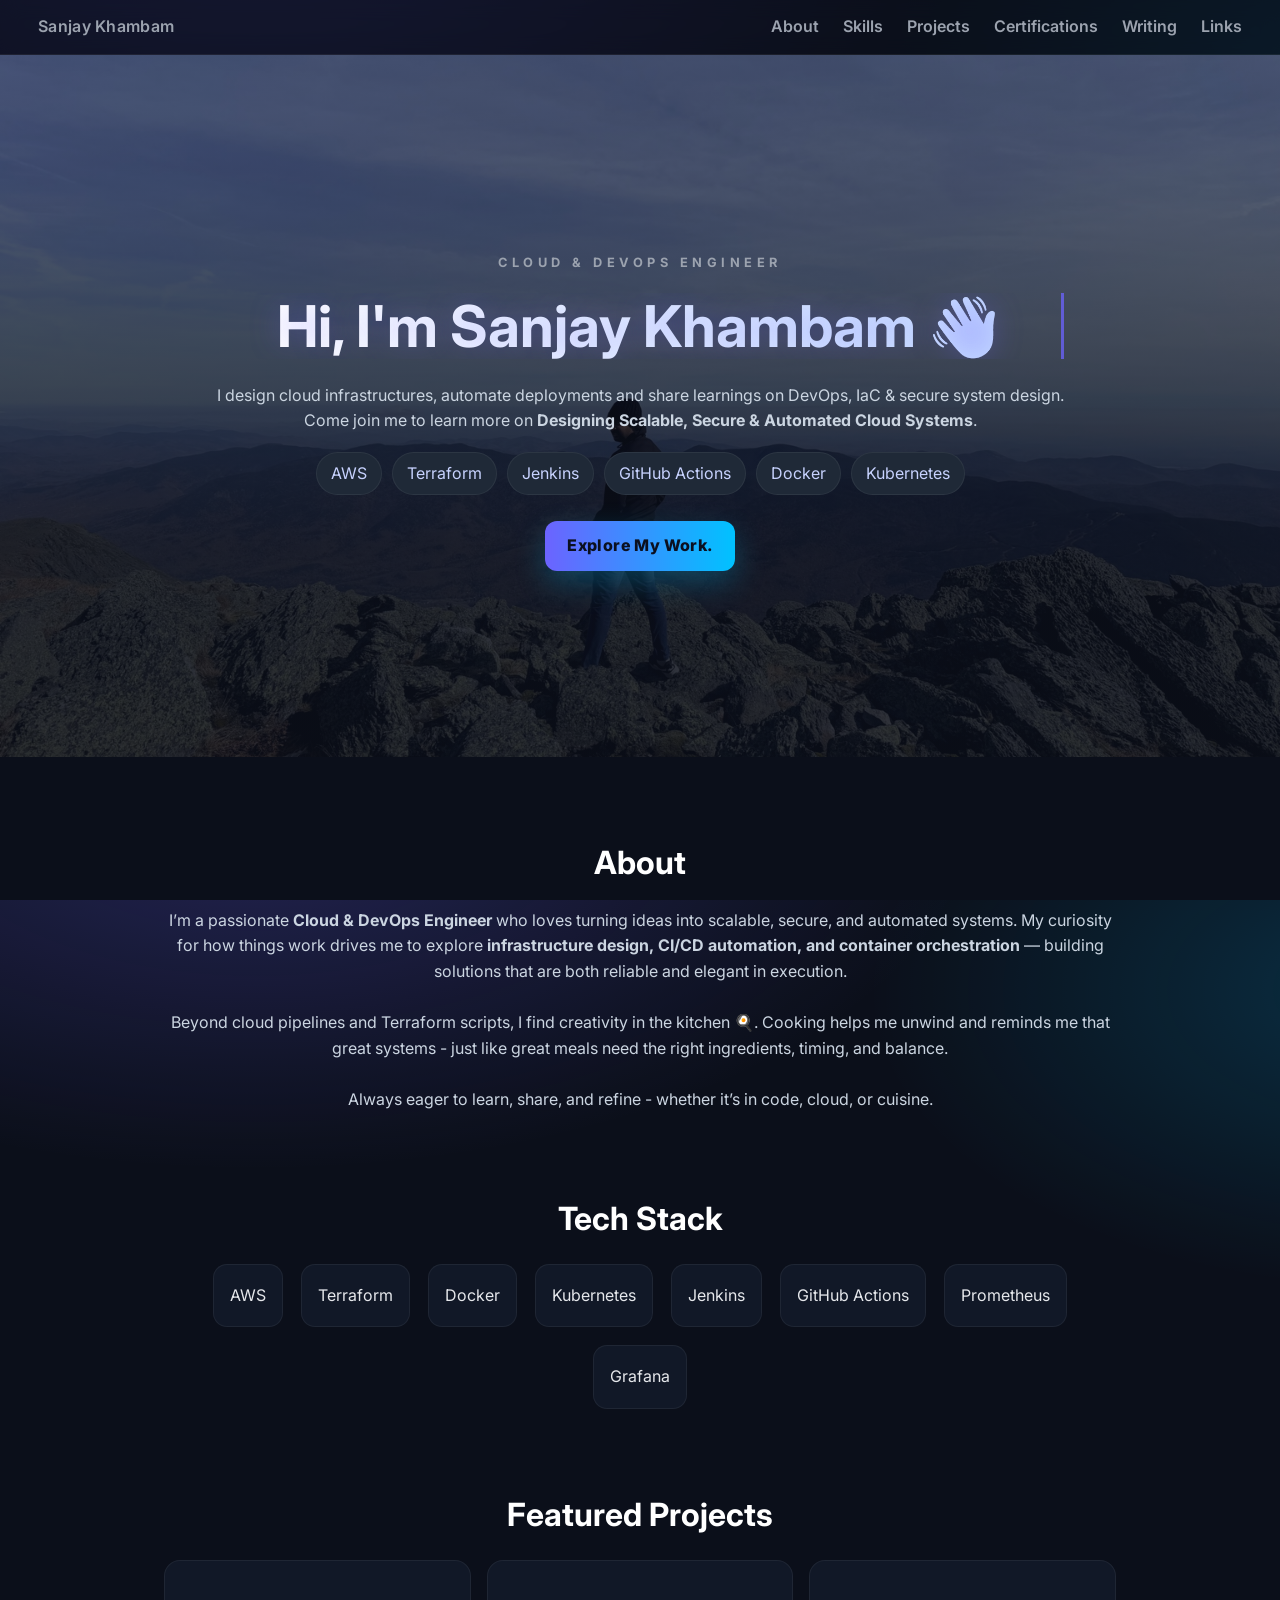
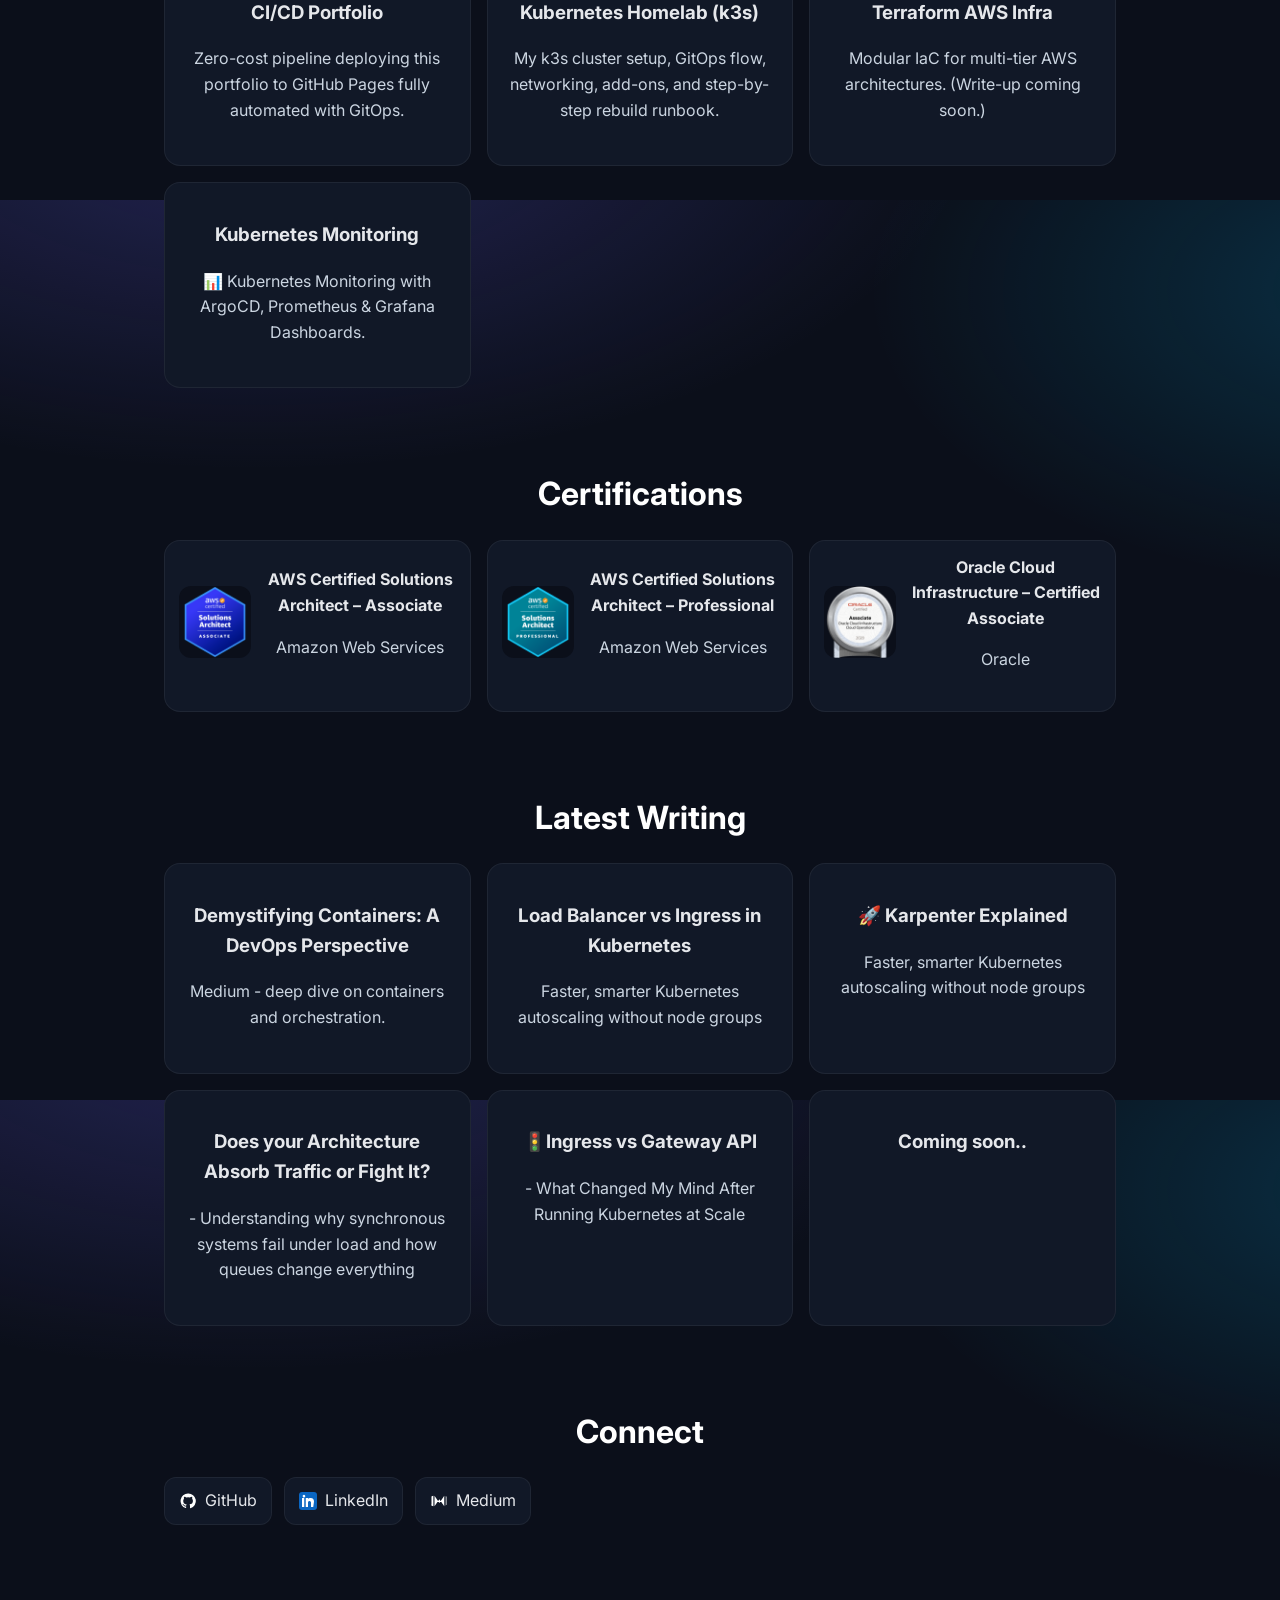
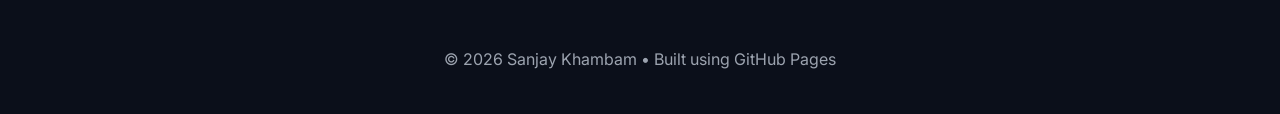
<file: index.html>
<!doctype html>
<html lang="en">
<head>
<meta charset="utf-8"/>
<meta name="viewport" content="width=device-width, initial-scale=1"/>
<title>Sanjay Khambam | Cloud & DevOps Engineer</title>
<link rel="icon" href="assets/icons/github.svg"/>
<link rel="preconnect" href="https://fonts.googleapis.com">
<link href="https://fonts.googleapis.com/css2?family=Inter:wght@400;600;700;800&display=swap" rel="stylesheet">
<link rel="stylesheet" href="style.css"/>
</head>
<body>
<header class="nav">
  <a class="brand" href="#top">Sanjay Khambam</a>
  <nav>
    <a href="#about">About</a>
    <a href="#skills">Skills</a>
    <a href="#projects">Projects</a>
    <a href="#certs">Certifications</a>
    <a href="#writing">Writing</a>
    <a href="#contact">Links</a>
  </nav>
</header>

<section id="top" class="hero">
  <img class="hero-bg" src="assets/images/hero.jpg" alt="Sanjay on a mountain"/>
  <div class="hero-overlay"></div>
  <div class="hero-content">
    <p class="eyebrow">CLOUD & DEVOPS ENGINEER</p>
    <h1 class="typewriter"><span class="glow">Hi, I'm Sanjay Khambam 👋</span></h1>
    <p class="sub">I design cloud infrastructures, automate deployments and share learnings on DevOps, IaC & secure system design.<br/>
    Come join me to learn more on <b>Designing Scalable, Secure & Automated Cloud Systems</b>.</p>
    <div class="chips">
      <span class="chip">AWS</span><span class="chip">Terraform</span><span class="chip">Jenkins</span>
      <span class="chip">GitHub Actions</span><span class="chip">Docker</span><span class="chip">Kubernetes</span>
    </div>
    <a class="cta" href="#projects">Explore My Work.</a>
  </div>
</section>

<main>
  <section id="about" class="section">
    <h2>About</h2>
    <p>I’m a passionate <b>Cloud & DevOps Engineer</b> who loves turning ideas into scalable, secure, and automated systems. 
  My curiosity for how things work drives me to explore <b>infrastructure design, CI/CD automation, and container orchestration</b> — 
  building solutions that are both reliable and elegant in execution. <br/><br/>
  Beyond cloud pipelines and Terraform scripts, I find creativity in the kitchen 🍳. 
  Cooking helps me unwind and reminds me that great systems - just like great meals 
  need the right ingredients, timing, and balance. <br/><br/>
      
  Always eager to learn, share, and refine - whether it’s in code, cloud, or cuisine.
</p>
  </section>

  <section id="skills" class="section">
    <h2>Tech Stack</h2>
    <div class="grid-tiles">
   <div class="tile">AWS</div><div class="tile">Terraform</div><div class="tile">Docker</div><div class="tile">Kubernetes</div>
      <div class="tile">Jenkins</div><div class="tile">GitHub Actions</div><div class="tile">Prometheus</div><div class="tile">Grafana</div>
    </div>
  </section>

  <section id="projects" class="section">
    <h2>Featured Projects</h2>
    <div class="cards">
  <a class="card link" href="https://github.com/sanjay-k598/sanjay-k598.github.io" target="_blank" rel="noopener">
    <h3>CI/CD Portfolio</h3>
    <p>Zero-cost pipeline deploying this portfolio to GitHub Pages fully automated with GitOps.</p>
  </a>

  <a class="card link" href="projects/home-lab-k3s.html">
    <h3>Kubernetes Homelab (k3s)</h3>
    <p>My k3s cluster setup, GitOps flow, networking, add-ons, and step-by-step rebuild runbook.</p>
  </a>

  <a class="card link" href="#" aria-disabled="true">
    <h3>Terraform AWS Infra</h3>
    <p>Modular IaC for multi-tier AWS architectures. (Write-up coming soon.)</p>
  </a>

  <a class="card link" href="https://github.com/sanjay-k598/homelab-gitops/tree/main/apps/monitoring" aria-disabled="true">
    <h3>Kubernetes Monitoring</h3>
    <p>📊 Kubernetes Monitoring with ArgoCD, Prometheus & Grafana Dashboards.</p>
  </a>
</div>
  </section>

  <section id="certs" class="section">
  <h2>Certifications</h2>

  <div class="certs">
    <!-- AWS Certified Solutions Architect – Professional -->
    <div class="cert">
      <a href="https://www.credly.com/badges/9fd3e2c2-2224-4011-ae1c-10628c020256/linked_in_profile" target="_blank" rel="noopener">
        <img src="assets/icons/aws-saa.png" alt="AWS Solutions Architect Professional Badge"/>
      </a>
      <div>
        <h4>AWS Certified Solutions Architect – Associate</h4>
        <p><a href="https://www.credly.com/badges/9fd3e2c2-2224-4011-ae1c-10628c020256/linked_in_profile" target="_blank" rel="noopener">
          </a> Amazon Web Services</p>
      </div>
    </div>

    <!-- AWS Certified Solutions Architect – Professional -->
    <div class="cert">
      <a href="https://cp.certmetrics.com/amazon/en/public/verify/credential" target="_blank" rel="noopener">
        <img src="assets/icons/aws-sap.png" alt="AWS Solutions Architect Associate Badge"/>
      </a>
      <div>
        <h4>AWS Certified Solutions Architect – Professional</h4>
        <p><a href="https://cp.certmetrics.com/amazon/en/public/verify/credential" target="_blank" rel="noopener">
          </a> Amazon Web Services</p>
      </div>
    </div>

    <!-- Oracle Cloud Infrastructure – Certified Associate -->
    <div class="cert">
      <a href="https://www.credly.com/badges/ee899c66-5372-4b21-b690-398e00fe2d7b/linked_in" target="_blank" rel="noopener">
        <img src="assets/icons/oci..png" alt="Oracle Cloud Infrastructure Certified Associate Badge"/>
      </a>
      <div>
        <h4>Oracle Cloud Infrastructure – Certified Associate</h4>
        <p><a href="https://www.credly.com/badges/ee899c66-5372-4b21-b690-398e00fe2d7b/linked_in" target="_blank" rel="noopener">
          </a> Oracle</p>
      </div>
    </div>
  </div>

</section>

  <section id="writing" class="section">
    <h2>Latest Writing</h2>
    <div class="cards">
      <a class="card link" href="https://medium.com/@sanjaykumar.k598/demystifying-containers-a-devops-perspective-5d471e9799a3" target="_blank" rel="noopener"><h3>Demystifying Containers: A DevOps Perspective</h3><p>Medium - deep dive on containers and orchestration.</p></a>
      <a class="card link" href="https://medium.com/@sanjaykumar.k598/load-balancer-vs-ingress-in-kubernetes-3b4c52bb2be2" target="_blank" rel="noopener"><h3>Load Balancer vs Ingress in Kubernetes</h3><p>Faster, smarter Kubernetes autoscaling without node groups</p></a>     
      <a class="card link" href="https://medium.com/@sanjaykumar.k598/karpenter-explained-967d90132382" target="_blank" rel="noopener"><h3>🚀 Karpenter Explained</h3><p>Faster, smarter Kubernetes autoscaling without node groups</p></a>
      <a class="card link" href="https://medium.com/@sanjaykumar.k598/the-architecture-choice-that-decides-whether-your-system-survives-traffic-%EF%B8%8F-20227f49a47d" target="_blank" rel="noopener"><h3>Does your Architecture Absorb Traffic or Fight It?</h3><p>- Understanding why synchronous systems fail under load and how queues change everything</p></a>
      <a class="card link" href="https://medium.com/@sanjaykumar.k598/ingress-had-a-good-run-gateway-api-is-built-for-what-comes-next-680a2f3ead92?postPublishedType=repub" target="_blank" rel="noopener"><h3>🚦Ingress vs Gateway API</h3><p> - What Changed My Mind After Running Kubernetes at Scale</p></a>

      <a class="card link" href="#" aria-disabled="true"><h3>Coming soon..</h3><p><!-- Add more blog links here --></p></a>
    </div>
  </section>

  <section id="contact" class="section">
    <h2>Connect</h2>
    <div class="socials">
      <a class="social" href="https://github.com/sanjay-k598" target="_blank" rel="noopener"><img src="assets/icons/github.svg" alt="GitHub"/> GitHub</a>
      <a class="social" href="https://linkedin.com/in/sanjay-khambam" target="_blank" rel="noopener"><img src="assets/icons/linkedin.svg" alt="LinkedIn"/> LinkedIn</a>
      <a class="social" href="https://medium.com/@sanjaykumar.k598" target="_blank" rel="noopener"><img src="assets/icons/medium.svg" alt="Medium"/> Medium</a>
    </div>
  </section>
</main>

<footer class="footer"><p>© <span id="y"></span> Sanjay Khambam • Built using GitHub Pages</p></footer>
<script src="script.js"></script>
</body></html>
</file>
<file: style.css>
:root{--bg:#0b0f1a;--panel:#111827;--text:#E5E7EB;--muted:#9CA3AF;--brand1:#6C63FF;--brand2:#00C2FF;--chip:#1f2937}
*{box-sizing:border-box}html,body{height:100%}
body{margin:0;font-family:Inter,system-ui,-apple-system,Segoe UI,Roboto,Arial;background: radial-gradient(1200px 600px at 20% -10%, rgba(108,99,255,.25), transparent 60%), radial-gradient(900px 500px at 110% 10%, rgba(0,194,255,.18), transparent 60%), var(--bg);color:var(--text);line-height:1.6;-webkit-font-smoothing:antialiased}
a{color:inherit;text-decoration:none}
.nav{position:sticky;top:0;z-index:50;display:flex;justify-content:space-between;align-items:center;padding:14px 28px;backdrop-filter: blur(10px);background: rgba(11,15,26,.55);border-bottom:1px solid rgba(255,255,255,.06)}
.nav a{margin:0 10px;color:var(--muted);font-weight:600}.nav a:hover{color:#fff}.brand{color:#fff;font-weight:800;letter-spacing:.3px}
.hero{position:relative;min-height:78vh;display:grid;place-items:center;overflow:hidden}
.hero-bg{position:absolute;inset:0;width:100%;height:100%;object-fit:cover;filter:saturate(.95) contrast(1.05)}
.hero-overlay{position:absolute;inset:0;background:linear-gradient(180deg, rgba(11,15,26,.55) 0%, rgba(11,15,26,.85) 70%)}
.hero-content{position:relative;padding:0 24px;text-align:center;max-width:1100px;animation:fadeIn .8s ease both}
.eyebrow{letter-spacing:.35em;color:var(--muted);font-weight:700;font-size:.8rem}
h1{font-size:clamp(2rem, 4.8vw, 3.6rem);margin:.4rem 0 1rem;line-height:1.15}
.glow{background:linear-gradient(90deg,#fff,#c3d9ff);-webkit-background-clip:text;background-clip:text;color:transparent;text-shadow:0 0 30px rgba(108,99,255,.3)}
.sub{max-width:850px;margin:0 auto 16px;color:#cbd5e1}
.chips{display:flex;flex-wrap:wrap;gap:10px;justify-content:center;margin:18px 0 26px}
.chip{padding:8px 14px;border-radius:999px;background:var(--chip);color:#c7d2fe;border:1px solid rgba(255,255,255,.06);transition:all .2s}
.chip:hover{transform:translateY(-2px);box-shadow:0 10px 20px rgba(108,99,255,.18), inset 0 0 0 1px rgba(108,99,255,.4)}
.cta{display:inline-block;padding:12px 22px;border-radius:12px;font-weight:800;letter-spacing:.4px;background:linear-gradient(90deg,var(--brand1),var(--brand2));color:#0b1020;box-shadow:0 12px 30px rgba(0,194,255,.25);transition:transform .15s ease, box-shadow .15s ease}
.cta:hover{transform:translateY(-2px);box-shadow:0 14px 36px rgba(0,194,255,.35)}
.section{max-width:1100px;margin:60px auto;padding:0 24px}
.section h2{font-size:1.8rem;margin-bottom:16px}
.grid-tiles{display:grid;grid-template-columns:repeat(auto-fit,minmax(160px,1fr));gap:14px}
.tile{padding:18px 16px;border-radius:14px;background:var(--panel);border:1px solid rgba(255,255,255,.06);text-align:center;transition:all .2s}
.tile:hover{transform:translateY(-3px);box-shadow:0 10px 22px rgba(108,99,255,.18)}
.cards{display:grid;grid-template-columns:repeat(auto-fit,minmax(260px,1fr));gap:16px}
.card{padding:18px;border-radius:16px;background:var(--panel);border:1px solid rgba(255,255,255,.06);transition:all .2s}
.card:hover{transform:translateY(-3px);box-shadow:0 12px 26px rgba(0,194,255,.2)}.card.link{cursor:pointer}
.certs{display:grid;grid-template-columns:repeat(auto-fit,minmax(280px,1fr));gap:16px}
.cert{display:flex;gap:14px;align-items:center;padding:14px;border-radius:16px;background:var(--panel);border:1px solid rgba(255,255,255,.06)}
.cert img{width:72px;height:72px;border-radius:12px;background:#0b0f1a}
.cert h4{margin:0 0 4px}.hint{color:var(--muted);font-size:.9rem}
.socials{display:flex;flex-wrap:wrap;gap:12px}
.social{display:inline-flex;align-items:center;gap:8px;padding:10px 14px;border-radius:12px;background:var(--panel);border:1px solid rgba(255,255,255,.06);transition:all .2s}
.social:hover{transform:translateY(-2px);box-shadow:0 10px 22px rgba(0,194,255,.2)}
.social img{width:18px;height:18px}
.footer{padding:26px 16px;text-align:center;color:var(--muted)}
@keyframes fadeIn{from{opacity:0;transform:translateY(8px)}to{opacity:1;transform:none}}
@media (max-width:640px){.nav{padding:12px 16px}.nav nav a{display:none}}

/* Typewriter Effect */
.typewriter {
  overflow: hidden;
  white-space: nowrap;
  border-right: 3px solid rgba(108, 99, 255, 0.75);
  width: 0;
  animation: typing 3.5s steps(40, end) forwards, blink .75s step-end infinite;
  display: inline-block;
}

@keyframes typing {
  from { width: 0 }
  to { width: 100% }
}

@keyframes blink {
  from, to { border-color: transparent }
  50% { border-color: rgba(108, 99, 255, 0.75); }
}

/* Section layout improvements */
.section {
  max-width: 1000px;
  margin: 80px auto;
  padding: 0 24px;
  text-align: center;
  animation: fadeInUp 0.8s ease both;
}

.section h2 {
  font-size: 2rem;
  margin-bottom: 20px;
  color: #fff;
}

.section p {
  color: #cbd5e1;
  margin-bottom: 24px;
}

.grid-tiles {
  display: flex;
  flex-wrap: wrap;
  justify-content: center;
  gap: 18px;
}

/* Fade in animation for smoother reveal */
@keyframes fadeInUp {
  from { opacity: 0; transform: translateY(20px); }
  to { opacity: 1; transform: translateY(0); }
}
</file>
